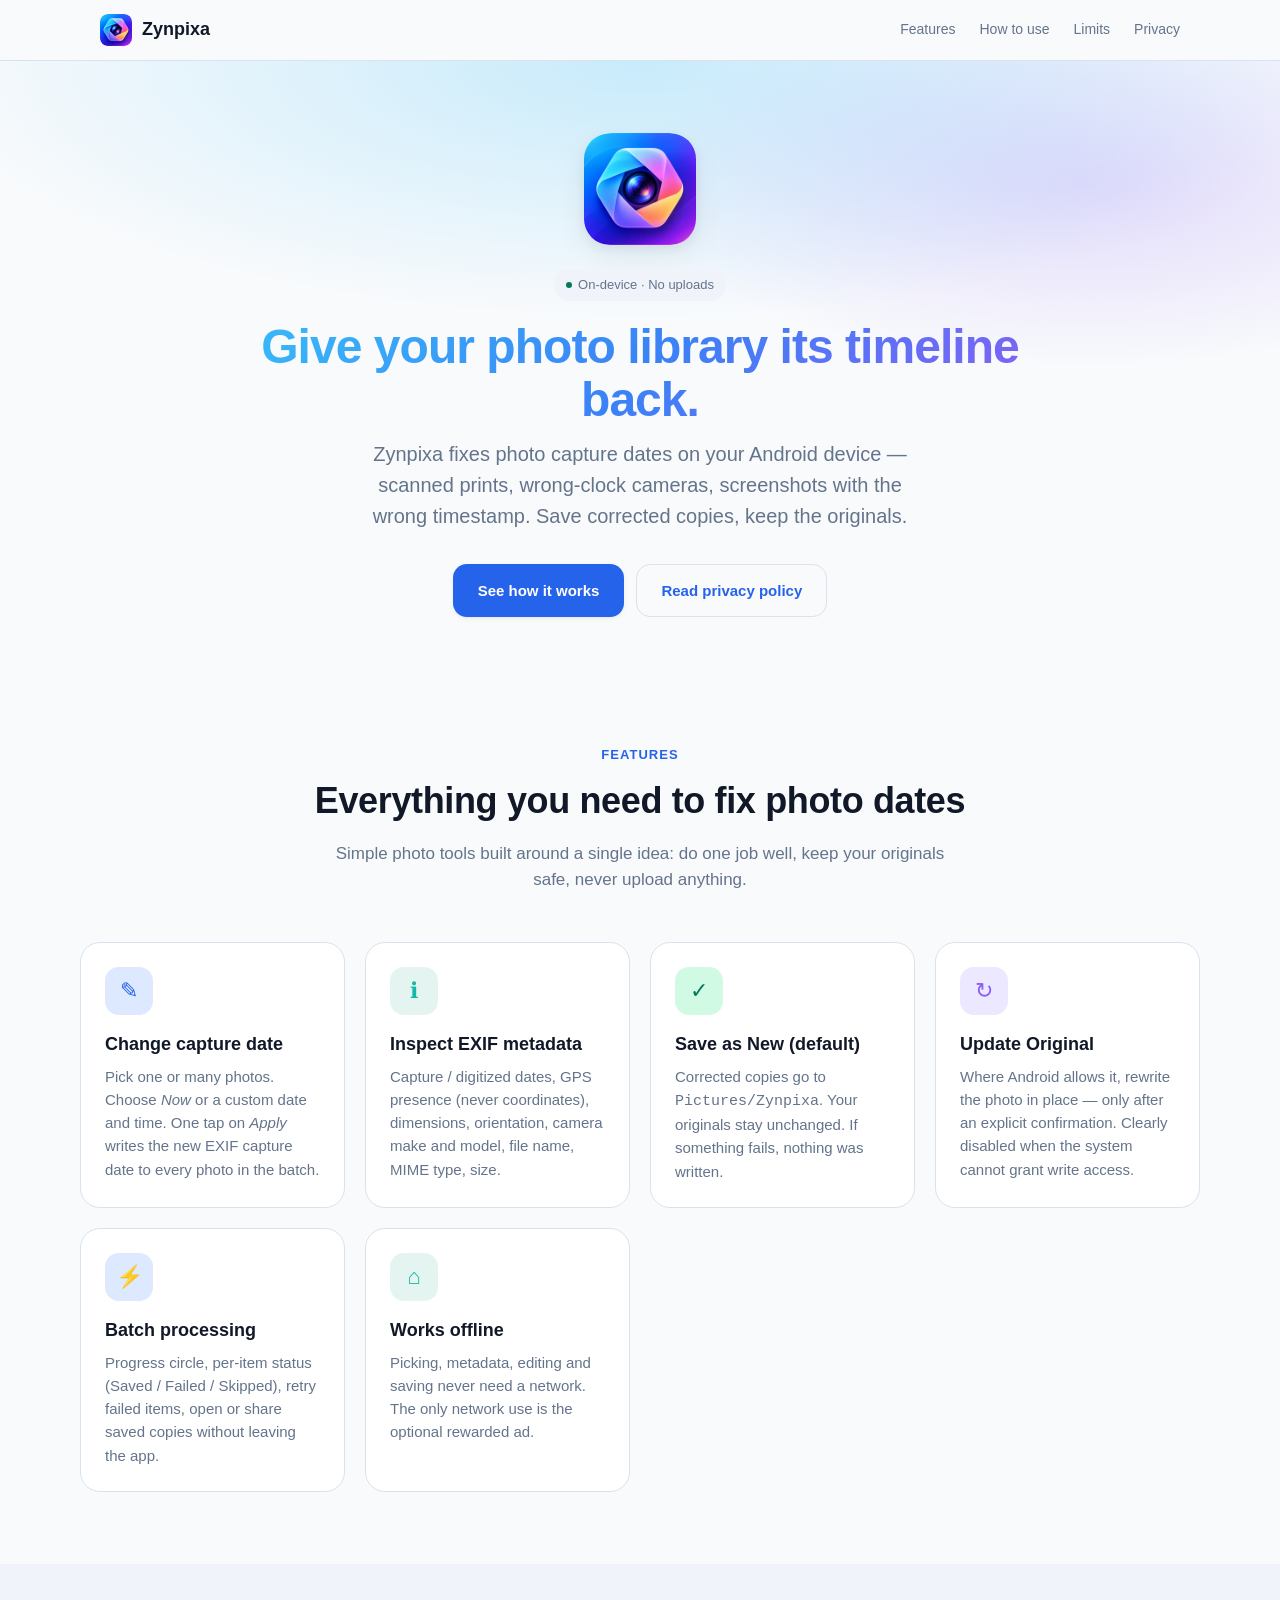
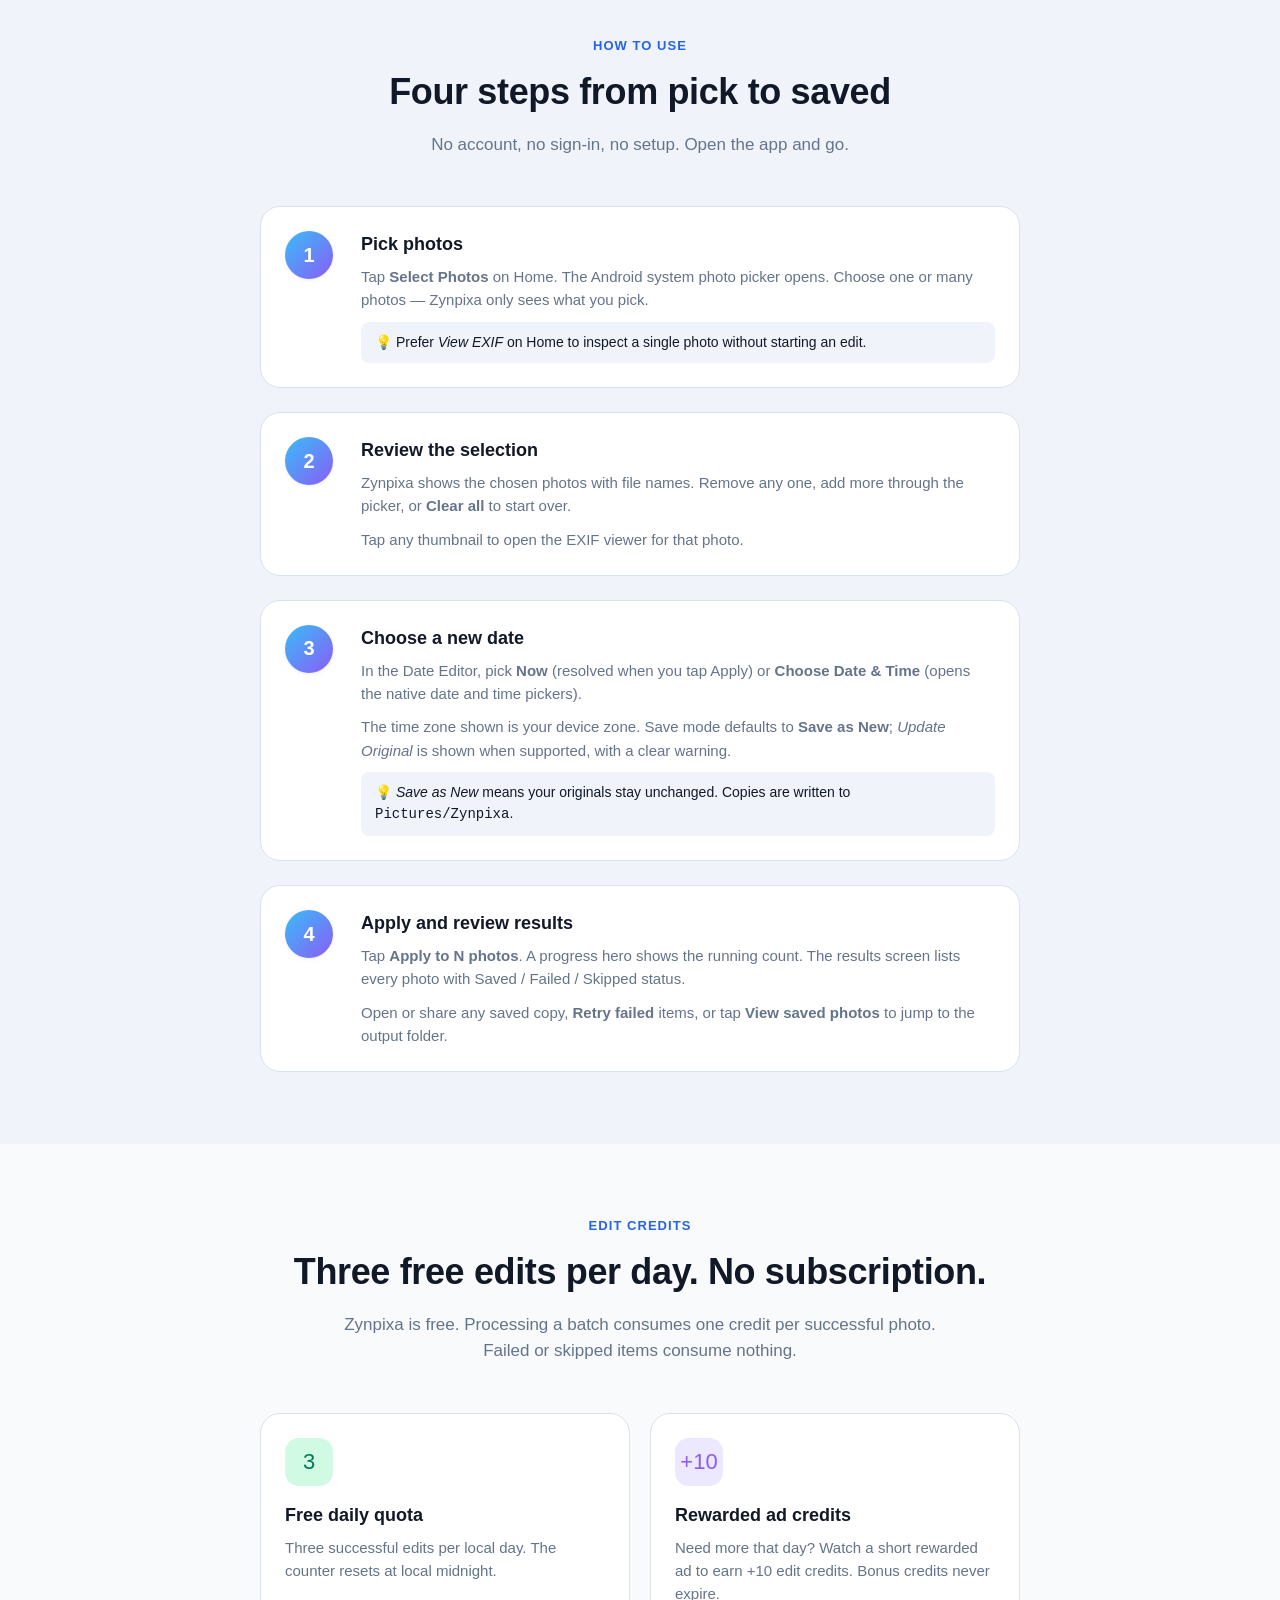
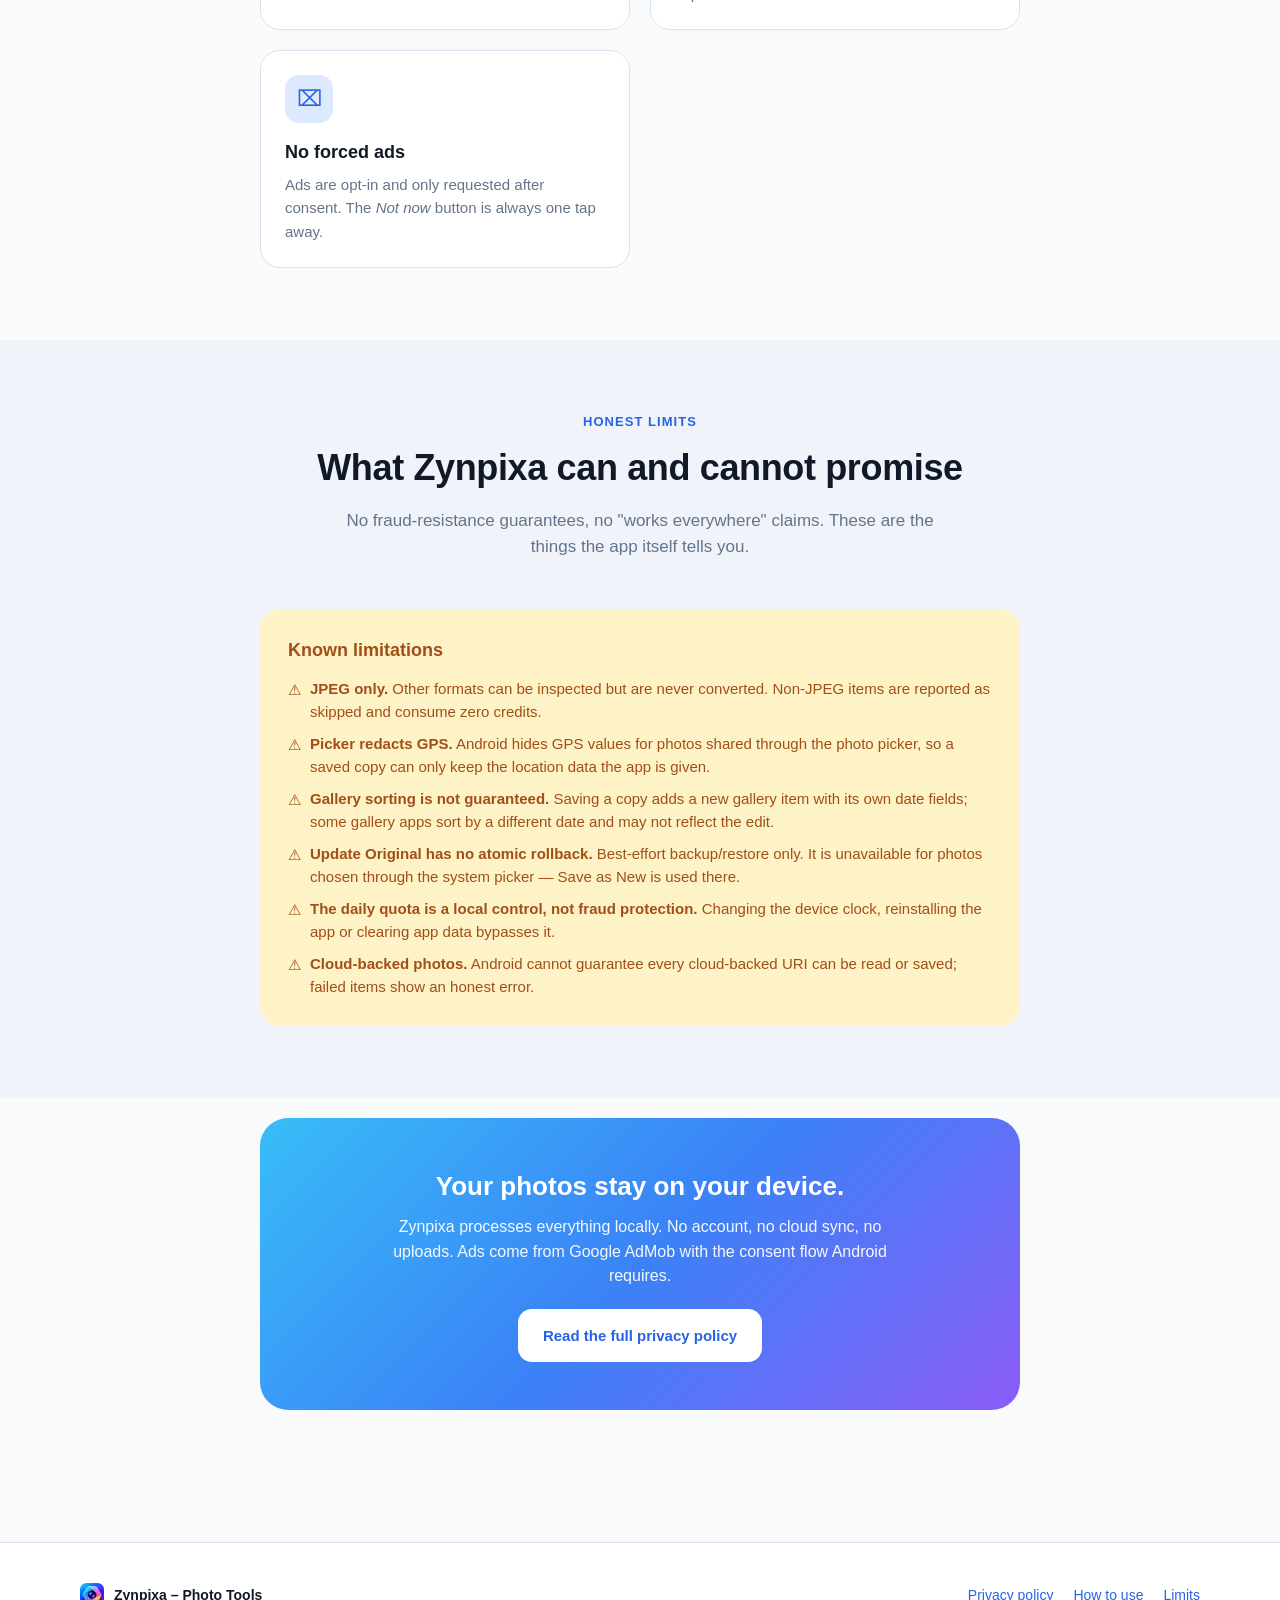
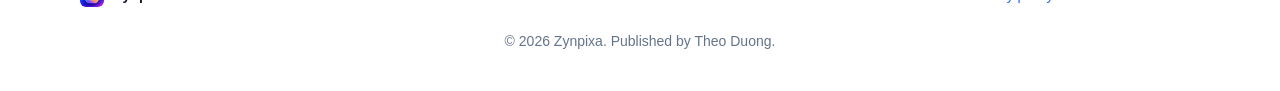
<file: index.html>
<!DOCTYPE html>
<html lang="en">
<head>
  <meta charset="UTF-8" />
  <meta name="viewport" content="width=device-width, initial-scale=1" />
  <meta name="description" content="Zynpixa fixes photo capture dates on-device. Change EXIF date and time, inspect metadata, save corrected copies. No uploads." />
  <meta name="theme-color" content="#2563EB" />
  <title>Zynpixa – Photo Date Editor</title>
  <link rel="icon" type="image/png" href="icon.png" />
  <link rel="stylesheet" href="styles.css" />
  <meta property="og:title" content="Zynpixa – Photo Date Editor" />
  <meta property="og:description" content="Fix photo capture dates on-device. No uploads, no account." />
  <meta property="og:image" content="feature.png" />
  <meta property="og:type" content="website" />
</head>
<body>

<nav class="nav" aria-label="Main navigation">
  <div class="nav-inner">
    <a href="#top" class="nav-brand">
      <img src="icon.png" alt="" />
      Zynpixa
    </a>
    <div class="nav-links">
      <a href="#features">Features</a>
      <a href="#how-to">How to use</a>
      <a href="#limits">Limits</a>
      <a href="privacy.html">Privacy</a>
    </div>
  </div>
</nav>

<header class="hero" id="top">
  <div class="hero-inner">
    <img src="icon.png" alt="Zynpixa app icon" class="hero-logo" />
    <span class="hero-badge"><span class="dot" aria-hidden="true"></span>On-device · No uploads</span>
    <h1>Give your photo library its timeline back.</h1>
    <p class="hero-tagline">Zynpixa fixes photo capture dates on your Android device — scanned prints, wrong-clock cameras, screenshots with the wrong timestamp. Save corrected copies, keep the originals.</p>
    <div class="hero-ctas">
      <a class="btn btn-primary" href="#how-to">See how it works</a>
      <a class="btn btn-outline" href="privacy.html">Read privacy policy</a>
    </div>
  </div>
</header>

<section id="features">
  <div class="section-wide">
    <div class="section-head">
      <div class="section-eyebrow">Features</div>
      <h2>Everything you need to fix photo dates</h2>
      <p>Simple photo tools built around a single idea: do one job well, keep your originals safe, never upload anything.</p>
    </div>
    <div class="feature-grid">
      <div class="feature-card">
        <div class="feature-icon primary">✎</div>
        <h3>Change capture date</h3>
        <p>Pick one or many photos. Choose <em>Now</em> or a custom date and time. One tap on <em>Apply</em> writes the new EXIF capture date to every photo in the batch.</p>
      </div>
      <div class="feature-card">
        <div class="feature-icon tertiary">ℹ</div>
        <h3>Inspect EXIF metadata</h3>
        <p>Capture / digitized dates, GPS presence (never coordinates), dimensions, orientation, camera make and model, file name, MIME type, size.</p>
      </div>
      <div class="feature-card">
        <div class="feature-icon success">✓</div>
        <h3>Save as New (default)</h3>
        <p>Corrected copies go to <code>Pictures/Zynpixa</code>. Your originals stay unchanged. If something fails, nothing was written.</p>
      </div>
      <div class="feature-card">
        <div class="feature-icon secondary">↻</div>
        <h3>Update Original</h3>
        <p>Where Android allows it, rewrite the photo in place — only after an explicit confirmation. Clearly disabled when the system cannot grant write access.</p>
      </div>
      <div class="feature-card">
        <div class="feature-icon primary">⚡</div>
        <h3>Batch processing</h3>
        <p>Progress circle, per-item status (Saved / Failed / Skipped), retry failed items, open or share saved copies without leaving the app.</p>
      </div>
      <div class="feature-card">
        <div class="feature-icon tertiary">⌂</div>
        <h3>Works offline</h3>
        <p>Picking, metadata, editing and saving never need a network. The only network use is the optional rewarded ad.</p>
      </div>
    </div>
  </div>
</section>

<section id="how-to" style="background: var(--surface-variant);">
  <div class="section-inner">
    <div class="section-head">
      <div class="section-eyebrow">How to use</div>
      <h2>Four steps from pick to saved</h2>
      <p>No account, no sign-in, no setup. Open the app and go.</p>
    </div>
    <div class="steps">
      <div class="step">
        <div class="step-number">1</div>
        <div>
          <h3>Pick photos</h3>
          <p>Tap <strong>Select Photos</strong> on Home. The Android system photo picker opens. Choose one or many photos — Zynpixa only sees what you pick.</p>
          <div class="tip">💡 Prefer <em>View EXIF</em> on Home to inspect a single photo without starting an edit.</div>
        </div>
      </div>
      <div class="step">
        <div class="step-number">2</div>
        <div>
          <h3>Review the selection</h3>
          <p>Zynpixa shows the chosen photos with file names. Remove any one, add more through the picker, or <strong>Clear all</strong> to start over.</p>
          <p>Tap any thumbnail to open the EXIF viewer for that photo.</p>
        </div>
      </div>
      <div class="step">
        <div class="step-number">3</div>
        <div>
          <h3>Choose a new date</h3>
          <p>In the Date Editor, pick <strong>Now</strong> (resolved when you tap Apply) or <strong>Choose Date &amp; Time</strong> (opens the native date and time pickers).</p>
          <p>The time zone shown is your device zone. Save mode defaults to <strong>Save as New</strong>; <em>Update Original</em> is shown when supported, with a clear warning.</p>
          <div class="tip">💡 <em>Save as New</em> means your originals stay unchanged. Copies are written to <code>Pictures/Zynpixa</code>.</div>
        </div>
      </div>
      <div class="step">
        <div class="step-number">4</div>
        <div>
          <h3>Apply and review results</h3>
          <p>Tap <strong>Apply to N photos</strong>. A progress hero shows the running count. The results screen lists every photo with Saved / Failed / Skipped status.</p>
          <p>Open or share any saved copy, <strong>Retry failed</strong> items, or tap <strong>View saved photos</strong> to jump to the output folder.</p>
        </div>
      </div>
    </div>
  </div>
</section>

<section id="credits">
  <div class="section-inner">
    <div class="section-head">
      <div class="section-eyebrow">Edit credits</div>
      <h2>Three free edits per day. No subscription.</h2>
      <p>Zynpixa is free. Processing a batch consumes one credit per successful photo. Failed or skipped items consume nothing.</p>
    </div>
    <div class="feature-grid">
      <div class="feature-card">
        <div class="feature-icon success">3</div>
        <h3>Free daily quota</h3>
        <p>Three successful edits per local day. The counter resets at local midnight.</p>
      </div>
      <div class="feature-card">
        <div class="feature-icon secondary">+10</div>
        <h3>Rewarded ad credits</h3>
        <p>Need more that day? Watch a short rewarded ad to earn +10 edit credits. Bonus credits never expire.</p>
      </div>
      <div class="feature-card">
        <div class="feature-icon primary">⌧</div>
        <h3>No forced ads</h3>
        <p>Ads are opt-in and only requested after consent. The <em>Not now</em> button is always one tap away.</p>
      </div>
    </div>
  </div>
</section>

<section id="limits" style="background: var(--surface-variant);">
  <div class="section-inner">
    <div class="section-head">
      <div class="section-eyebrow">Honest limits</div>
      <h2>What Zynpixa can and cannot promise</h2>
      <p>No fraud-resistance guarantees, no "works everywhere" claims. These are the things the app itself tells you.</p>
    </div>
    <div class="limits">
      <h3>Known limitations</h3>
      <ul>
        <li><strong>JPEG only.</strong> Other formats can be inspected but are never converted. Non-JPEG items are reported as skipped and consume zero credits.</li>
        <li><strong>Picker redacts GPS.</strong> Android hides GPS values for photos shared through the photo picker, so a saved copy can only keep the location data the app is given.</li>
        <li><strong>Gallery sorting is not guaranteed.</strong> Saving a copy adds a new gallery item with its own date fields; some gallery apps sort by a different date and may not reflect the edit.</li>
        <li><strong>Update Original has no atomic rollback.</strong> Best-effort backup/restore only. It is unavailable for photos chosen through the system picker — Save as New is used there.</li>
        <li><strong>The daily quota is a local control, not fraud protection.</strong> Changing the device clock, reinstalling the app or clearing app data bypasses it.</li>
        <li><strong>Cloud-backed photos.</strong> Android cannot guarantee every cloud-backed URI can be read or saved; failed items show an honest error.</li>
      </ul>
    </div>
  </div>
</section>

<section style="padding-top: 20px;">
  <div class="section-inner">
    <div class="highlight-strip">
      <h2>Your photos stay on your device.</h2>
      <p>Zynpixa processes everything locally. No account, no cloud sync, no uploads. Ads come from Google AdMob with the consent flow Android requires.</p>
      <a class="btn" href="privacy.html">Read the full privacy policy</a>
    </div>
  </div>
</section>

<footer class="footer">
  <div class="footer-inner">
    <div class="footer-brand">
      <img src="icon.png" alt="" />
      Zynpixa – Photo Tools
    </div>
    <nav class="footer-links" aria-label="Footer navigation">
      <a href="privacy.html">Privacy policy</a>
      <a href="#how-to">How to use</a>
      <a href="#limits">Limits</a>
    </nav>
  </div>
  <div style="max-width: var(--max-width); margin: 24px auto 0; text-align: center;">
    © <span id="year">2026</span> Zynpixa. Published by Theo Duong.
  </div>
  <script>document.getElementById('year').textContent = new Date().getFullYear();</script>
</footer>

</body>
</html>
</file>
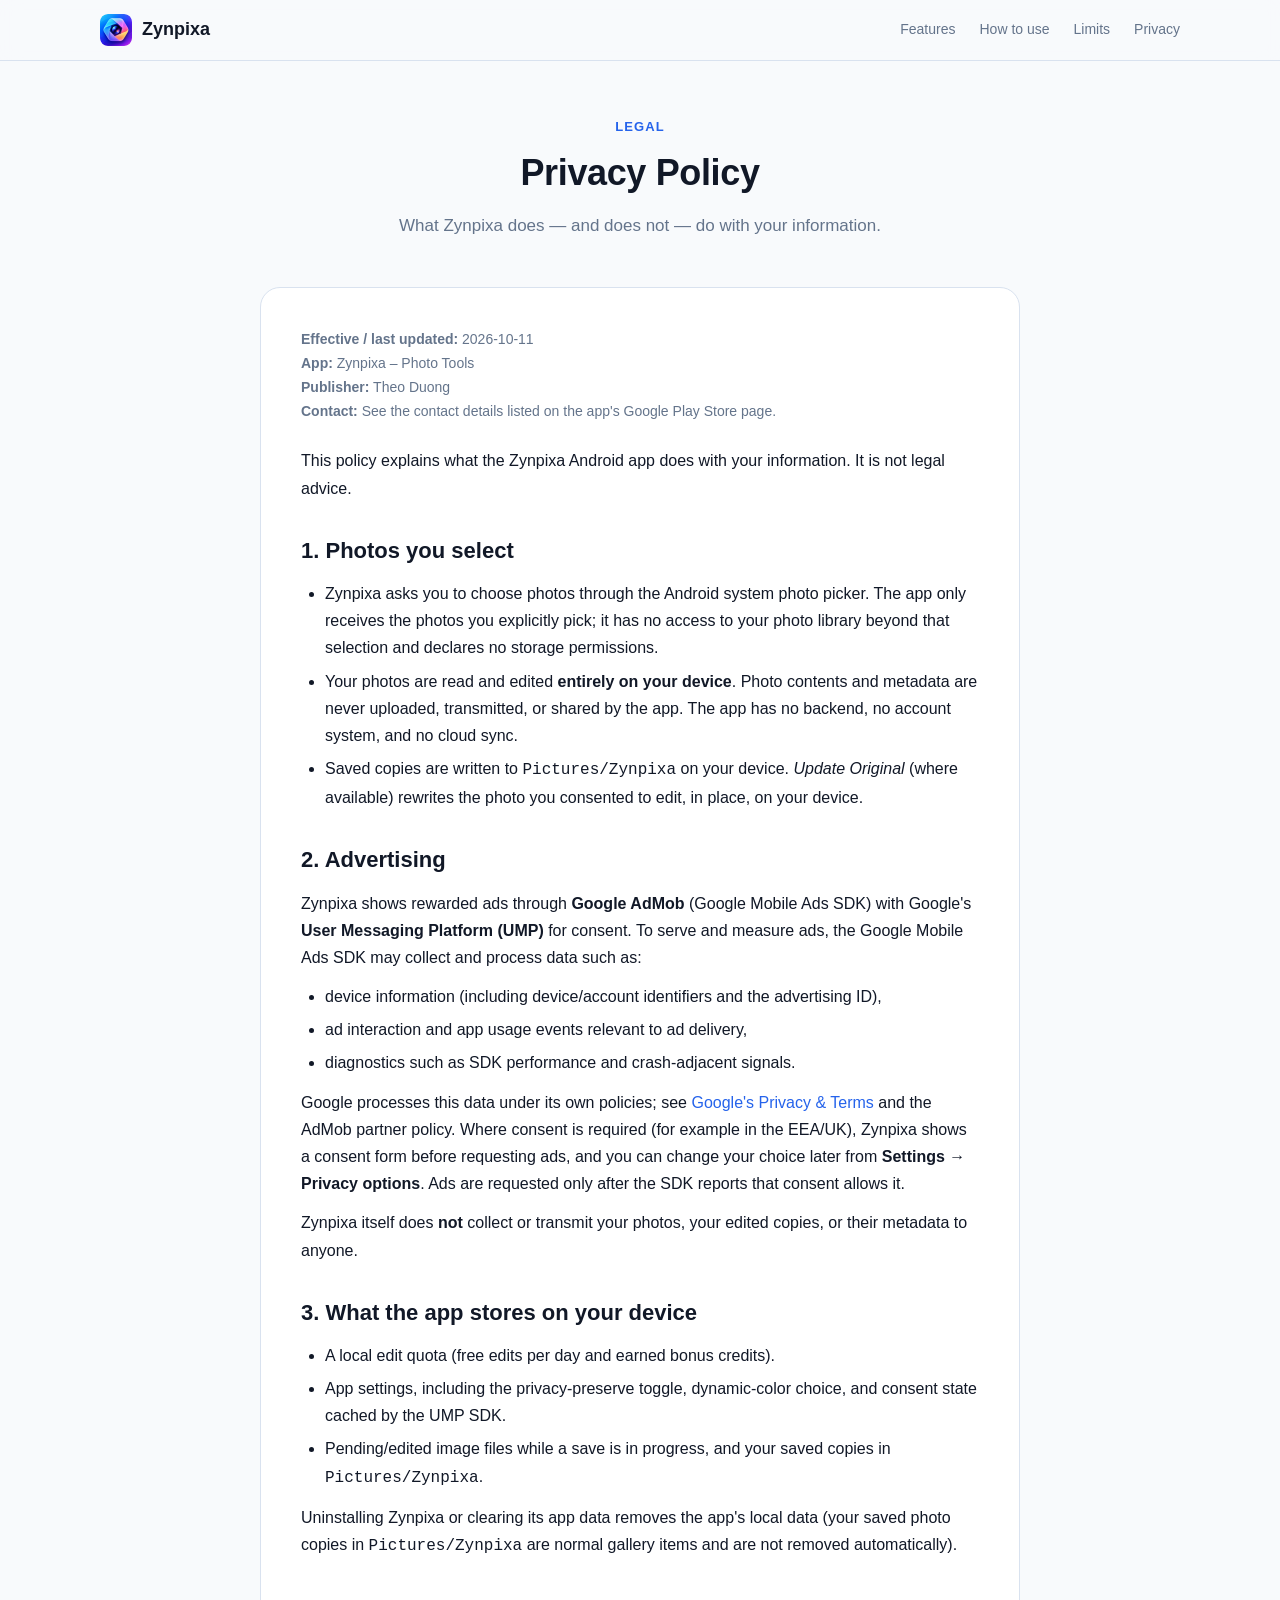
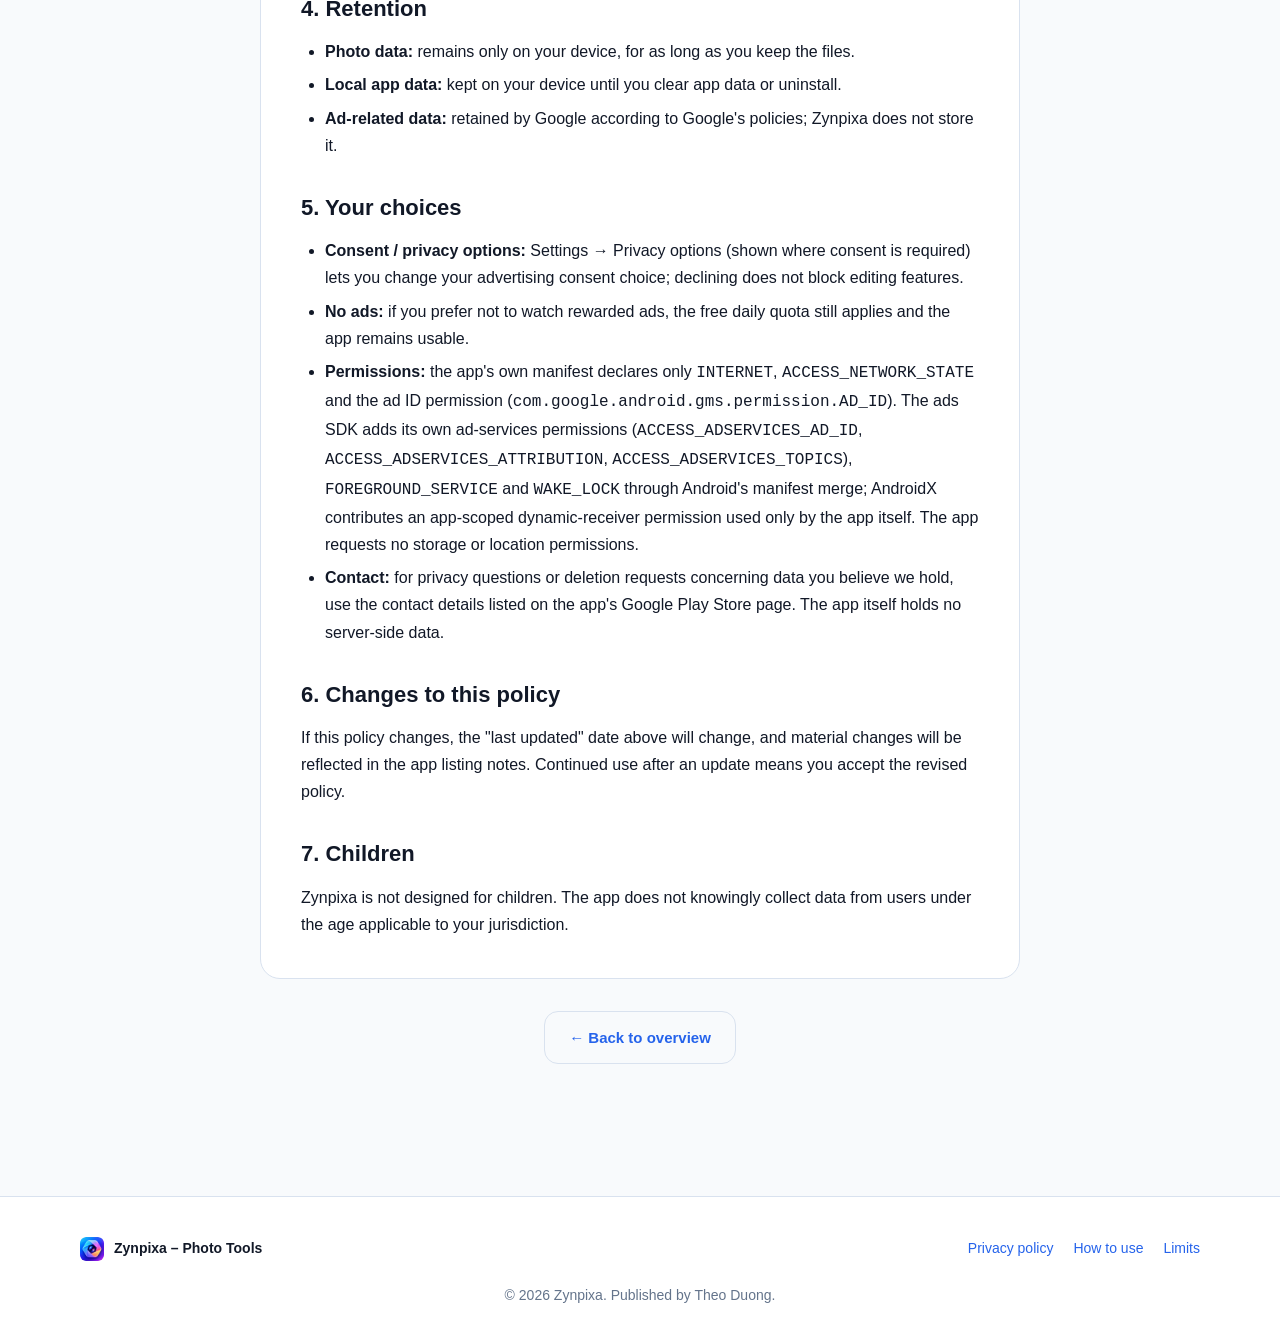
<file: privacy.html>
<!DOCTYPE html>
<html lang="en">
<head>
  <meta charset="UTF-8" />
  <meta name="viewport" content="width=device-width, initial-scale=1" />
  <meta name="description" content="Zynpixa privacy policy: on-device photo processing, no uploads, ad SDK data practices." />
  <meta name="theme-color" content="#2563EB" />
  <title>Privacy Policy — Zynpixa</title>
  <link rel="icon" type="image/png" href="icon.png" />
  <link rel="stylesheet" href="styles.css" />
</head>
<body>

<nav class="nav" aria-label="Main navigation">
  <div class="nav-inner">
    <a href="index.html" class="nav-brand">
      <img src="icon.png" alt="" />
      Zynpixa
    </a>
    <div class="nav-links">
      <a href="index.html#features">Features</a>
      <a href="index.html#how-to">How to use</a>
      <a href="index.html#limits">Limits</a>
      <a href="privacy.html">Privacy</a>
    </div>
  </div>
</nav>

<section style="padding-top: 56px;">
  <div class="section-inner">
    <div class="section-head">
      <div class="section-eyebrow">Legal</div>
      <h2>Privacy Policy</h2>
      <p>What Zynpixa does — and does not — do with your information.</p>
    </div>

    <article class="doc">
      <p class="meta"><strong>Effective / last updated:</strong> 2026-10-11<br>
      <strong>App:</strong> Zynpixa – Photo Tools<br>
      <strong>Publisher:</strong> Theo Duong<br>
      <strong>Contact:</strong> See the contact details listed on the app's Google Play Store page.</p>

      <p>This policy explains what the Zynpixa Android app does with your information. It is not legal advice.</p>

      <h2>1. Photos you select</h2>
      <ul>
        <li>Zynpixa asks you to choose photos through the Android system photo picker. The app only receives the photos you explicitly pick; it has no access to your photo library beyond that selection and declares no storage permissions.</li>
        <li>Your photos are read and edited <strong>entirely on your device</strong>. Photo contents and metadata are never uploaded, transmitted, or shared by the app. The app has no backend, no account system, and no cloud sync.</li>
        <li>Saved copies are written to <code>Pictures/Zynpixa</code> on your device. <em>Update Original</em> (where available) rewrites the photo you consented to edit, in place, on your device.</li>
      </ul>

      <h2>2. Advertising</h2>
      <p>Zynpixa shows rewarded ads through <strong>Google AdMob</strong> (Google Mobile Ads SDK) with Google's <strong>User Messaging Platform (UMP)</strong> for consent. To serve and measure ads, the Google Mobile Ads SDK may collect and process data such as:</p>
      <ul>
        <li>device information (including device/account identifiers and the advertising ID),</li>
        <li>ad interaction and app usage events relevant to ad delivery,</li>
        <li>diagnostics such as SDK performance and crash-adjacent signals.</li>
      </ul>
      <p>Google processes this data under its own policies; see <a href="https://policies.google.com/" rel="noopener">Google's Privacy &amp; Terms</a> and the AdMob partner policy. Where consent is required (for example in the EEA/UK), Zynpixa shows a consent form before requesting ads, and you can change your choice later from <strong>Settings → Privacy options</strong>. Ads are requested only after the SDK reports that consent allows it.</p>
      <p>Zynpixa itself does <strong>not</strong> collect or transmit your photos, your edited copies, or their metadata to anyone.</p>

      <h2>3. What the app stores on your device</h2>
      <ul>
        <li>A local edit quota (free edits per day and earned bonus credits).</li>
        <li>App settings, including the privacy-preserve toggle, dynamic-color choice, and consent state cached by the UMP SDK.</li>
        <li>Pending/edited image files while a save is in progress, and your saved copies in <code>Pictures/Zynpixa</code>.</li>
      </ul>
      <p>Uninstalling Zynpixa or clearing its app data removes the app's local data (your saved photo copies in <code>Pictures/Zynpixa</code> are normal gallery items and are not removed automatically).</p>

      <h2>4. Retention</h2>
      <ul>
        <li><strong>Photo data:</strong> remains only on your device, for as long as you keep the files.</li>
        <li><strong>Local app data:</strong> kept on your device until you clear app data or uninstall.</li>
        <li><strong>Ad-related data:</strong> retained by Google according to Google's policies; Zynpixa does not store it.</li>
      </ul>

      <h2>5. Your choices</h2>
      <ul>
        <li><strong>Consent / privacy options:</strong> Settings → Privacy options (shown where consent is required) lets you change your advertising consent choice; declining does not block editing features.</li>
        <li><strong>No ads:</strong> if you prefer not to watch rewarded ads, the free daily quota still applies and the app remains usable.</li>
        <li><strong>Permissions:</strong> the app's own manifest declares only <code>INTERNET</code>, <code>ACCESS_NETWORK_STATE</code> and the ad ID permission (<code>com.google.android.gms.permission.AD_ID</code>). The ads SDK adds its own ad-services permissions (<code>ACCESS_ADSERVICES_AD_ID</code>, <code>ACCESS_ADSERVICES_ATTRIBUTION</code>, <code>ACCESS_ADSERVICES_TOPICS</code>), <code>FOREGROUND_SERVICE</code> and <code>WAKE_LOCK</code> through Android's manifest merge; AndroidX contributes an app-scoped dynamic-receiver permission used only by the app itself. The app requests no storage or location permissions.</li>
        <li><strong>Contact:</strong> for privacy questions or deletion requests concerning data you believe we hold, use the contact details listed on the app's Google Play Store page. The app itself holds no server-side data.</li>
      </ul>

      <h2>6. Changes to this policy</h2>
      <p>If this policy changes, the "last updated" date above will change, and material changes will be reflected in the app listing notes. Continued use after an update means you accept the revised policy.</p>

      <h2>7. Children</h2>
      <p>Zynpixa is not designed for children. The app does not knowingly collect data from users under the age applicable to your jurisdiction.</p>
    </article>

    <p style="margin-top: 32px; text-align: center;">
      <a class="btn btn-outline" href="index.html">← Back to overview</a>
    </p>
  </div>
</section>

<footer class="footer">
  <div class="footer-inner">
    <div class="footer-brand">
      <img src="icon.png" alt="" />
      Zynpixa – Photo Tools
    </div>
    <nav class="footer-links" aria-label="Footer navigation">
      <a href="privacy.html">Privacy policy</a>
      <a href="index.html#how-to">How to use</a>
      <a href="index.html#limits">Limits</a>
    </nav>
  </div>
  <div style="max-width: var(--max-width); margin: 24px auto 0; text-align: center;">
    © <span id="year">2026</span> Zynpixa. Published by Theo Duong.
  </div>
  <script>document.getElementById('year').textContent = new Date().getFullYear();</script>
</footer>

</body>
</html>
</file>
<file: styles.css>
/* Zynpixa landing — vanilla CSS, matches app design tokens (DESIGN_SYSTEM.md §2) */

:root {
  --primary: #2563EB;
  --primary-pressed: #1E40AF;
  --secondary: #8B5CF6;
  --tertiary: #14B8A6;
  --accent-a: #38BDF8;
  --accent-b: #3B82F6;
  --accent-c: #8B5CF6;
  --bg: #F8FAFC;
  --surface: #FFFFFF;
  --surface-variant: #F0F4FA;
  --on-background: #111827;
  --on-surface-variant: #64748B;
  --outline: #D9E2EF;
  --success: #047857;
  --success-bg: #D1FAE5;
  --warning: #B45309;
  --warning-bg: #FEF3C7;
  --error: #DC3545;
  --radius-sm: 8px;
  --radius-md: 14px;
  --radius-lg: 20px;
  --radius-xl: 28px;
  --shadow-sm: 0 1px 2px rgba(17, 24, 39, 0.04), 0 2px 6px rgba(17, 24, 39, 0.04);
  --shadow-md: 0 4px 12px rgba(17, 24, 39, 0.06), 0 12px 32px rgba(17, 24, 39, 0.06);
  --max-width: 1120px;
  --content-width: 760px;
}

@media (prefers-color-scheme: dark) {
  :root {
    --primary: #85B6FF;
    --primary-pressed: #669EFA;
    --secondary: #B59AFF;
    --tertiary: #5EDBCB;
    --bg: #0E1423;
    --surface: #182234;
    --surface-variant: #243147;
    --on-background: #F3F6FF;
    --on-surface-variant: #A7B5CC;
    --outline: #43516A;
    --success: #4DD5A4;
    --success-bg: #0E3A2E;
    --warning: #FFC46A;
    --warning-bg: #4A3410;
    --shadow-sm: 0 1px 2px rgba(0, 0, 0, 0.3);
    --shadow-md: 0 8px 24px rgba(0, 0, 0, 0.35);
  }
}

* { box-sizing: border-box; margin: 0; padding: 0; }

html {
  scroll-behavior: smooth;
  scroll-padding-top: 72px;
}

body {
  font-family: -apple-system, BlinkMacSystemFont, "Segoe UI", Roboto, "Helvetica Neue", Arial, sans-serif;
  color: var(--on-background);
  background: var(--bg);
  line-height: 1.55;
  font-size: 16px;
  -webkit-font-smoothing: antialiased;
  text-rendering: optimizeLegibility;
}

img { max-width: 100%; display: block; }

a { color: var(--primary); text-decoration: none; }
a:hover { text-decoration: underline; }

/* ---------- Navigation ---------- */
.nav {
  position: sticky;
  top: 0;
  z-index: 10;
  background: color-mix(in oklab, var(--bg) 85%, transparent);
  backdrop-filter: saturate(180%) blur(10px);
  -webkit-backdrop-filter: saturate(180%) blur(10px);
  border-bottom: 1px solid var(--outline);
}
.nav-inner {
  max-width: var(--max-width);
  margin: 0 auto;
  padding: 14px 20px;
  display: flex;
  align-items: center;
  gap: 20px;
}
.nav-brand {
  display: flex;
  align-items: center;
  gap: 10px;
  font-weight: 700;
  font-size: 18px;
  color: var(--on-background);
}
.nav-brand img { width: 32px; height: 32px; border-radius: 8px; }
.nav-links {
  margin-left: auto;
  display: flex;
  gap: 24px;
  font-size: 14px;
  font-weight: 500;
}
.nav-links a { color: var(--on-surface-variant); }
.nav-links a:hover { color: var(--primary); text-decoration: none; }

@media (max-width: 640px) {
  .nav-links { gap: 16px; font-size: 13px; }
  .nav-links a:nth-child(1n+4) { display: none; }
}

/* ---------- Hero ---------- */
.hero {
  position: relative;
  overflow: hidden;
  padding: 72px 20px 56px;
  text-align: center;
}
.hero::before {
  content: "";
  position: absolute;
  inset: 0;
  background: radial-gradient(80% 60% at 50% 0%, color-mix(in oklab, var(--accent-a) 25%, transparent), transparent 70%),
              radial-gradient(60% 50% at 85% 20%, color-mix(in oklab, var(--accent-c) 20%, transparent), transparent 60%);
  pointer-events: none;
  z-index: 0;
}
.hero-inner { position: relative; z-index: 1; max-width: 820px; margin: 0 auto; }
.hero-logo {
  width: 112px; height: 112px;
  border-radius: 26px;
  box-shadow: var(--shadow-md);
  margin: 0 auto 24px;
}
.hero h1 {
  font-size: clamp(32px, 5vw, 48px);
  line-height: 1.1;
  letter-spacing: -0.02em;
  font-weight: 800;
  background: linear-gradient(135deg, var(--accent-a), var(--accent-b), var(--accent-c));
  -webkit-background-clip: text;
  background-clip: text;
  color: transparent;
}
.hero-tagline {
  margin-top: 12px;
  font-size: clamp(16px, 2vw, 20px);
  color: var(--on-surface-variant);
  max-width: 580px;
  margin-left: auto;
  margin-right: auto;
}
.hero-ctas {
  margin-top: 32px;
  display: flex;
  gap: 12px;
  justify-content: center;
  flex-wrap: wrap;
}

.btn {
  display: inline-flex;
  align-items: center;
  gap: 8px;
  padding: 14px 24px;
  border-radius: var(--radius-md);
  font-weight: 600;
  font-size: 15px;
  border: 1px solid transparent;
  cursor: pointer;
  transition: transform 0.1s, box-shadow 0.15s, background 0.15s;
}
.btn-primary {
  background: var(--primary);
  color: #ffffff;
  box-shadow: var(--shadow-sm);
}
.btn-primary:hover { background: var(--primary-pressed); text-decoration: none; transform: translateY(-1px); box-shadow: var(--shadow-md); }
.btn-outline {
  background: transparent;
  color: var(--primary);
  border-color: var(--outline);
}
.btn-outline:hover { background: var(--surface-variant); text-decoration: none; }

.hero-badge {
  display: inline-flex;
  align-items: center;
  gap: 6px;
  padding: 6px 12px;
  border-radius: 999px;
  background: var(--surface-variant);
  color: var(--on-surface-variant);
  font-size: 13px;
  font-weight: 500;
  margin-bottom: 20px;
}
.hero-badge .dot {
  width: 6px; height: 6px; border-radius: 50%;
  background: var(--success);
}

/* ---------- Sections ---------- */
section { padding: 72px 20px; }

.section-inner {
  max-width: var(--content-width);
  margin: 0 auto;
}
.section-wide {
  max-width: var(--max-width);
  margin: 0 auto;
}
.section-head { text-align: center; margin-bottom: 48px; }
.section-eyebrow {
  color: var(--primary);
  font-size: 13px;
  font-weight: 700;
  letter-spacing: 0.08em;
  text-transform: uppercase;
}
.section-head h2 {
  margin-top: 8px;
  font-size: clamp(26px, 4vw, 36px);
  letter-spacing: -0.01em;
  font-weight: 700;
}
.section-head p {
  margin-top: 12px;
  color: var(--on-surface-variant);
  font-size: 17px;
  max-width: 620px;
  margin-left: auto;
  margin-right: auto;
}

/* ---------- Feature cards ---------- */
.feature-grid {
  display: grid;
  grid-template-columns: repeat(auto-fit, minmax(260px, 1fr));
  gap: 20px;
}
.feature-card {
  background: var(--surface);
  border: 1px solid var(--outline);
  border-radius: var(--radius-lg);
  padding: 24px;
  transition: transform 0.15s, box-shadow 0.15s;
}
.feature-card:hover { transform: translateY(-2px); box-shadow: var(--shadow-md); }
.feature-icon {
  width: 48px; height: 48px;
  border-radius: 14px;
  display: inline-flex;
  align-items: center;
  justify-content: center;
  margin-bottom: 16px;
  font-size: 22px;
}
.feature-icon.primary { background: color-mix(in oklab, var(--primary) 15%, var(--surface)); color: var(--primary); }
.feature-icon.tertiary { background: color-mix(in oklab, var(--tertiary) 15%, var(--surface)); color: var(--tertiary); }
.feature-icon.secondary { background: color-mix(in oklab, var(--secondary) 15%, var(--surface)); color: var(--secondary); }
.feature-icon.success { background: var(--success-bg); color: var(--success); }
.feature-card h3 {
  font-size: 18px;
  font-weight: 700;
  margin-bottom: 6px;
}
.feature-card p {
  color: var(--on-surface-variant);
  font-size: 15px;
}

/* ---------- How-to steps ---------- */
.steps {
  display: flex;
  flex-direction: column;
  gap: 24px;
  counter-reset: step;
}
.step {
  display: grid;
  grid-template-columns: 56px 1fr;
  gap: 20px;
  align-items: start;
  padding: 24px;
  background: var(--surface);
  border: 1px solid var(--outline);
  border-radius: var(--radius-lg);
}
.step-number {
  width: 48px; height: 48px;
  border-radius: 50%;
  background: linear-gradient(135deg, var(--accent-a), var(--accent-c));
  color: #ffffff;
  font-weight: 700;
  font-size: 20px;
  display: flex;
  align-items: center;
  justify-content: center;
  box-shadow: var(--shadow-sm);
}
.step h3 {
  font-size: 18px;
  font-weight: 700;
  margin-bottom: 6px;
}
.step p { color: var(--on-surface-variant); font-size: 15px; }
.step p + p { margin-top: 10px; }
.step .tip {
  margin-top: 10px;
  padding: 10px 14px;
  background: var(--surface-variant);
  border-radius: var(--radius-sm);
  font-size: 14px;
  color: var(--on-background);
}

/* ---------- Honest-limits list ---------- */
.limits {
  background: var(--warning-bg);
  color: color-mix(in oklab, var(--warning) 90%, var(--on-background));
  border-radius: var(--radius-lg);
  padding: 28px;
}
.limits h3 {
  font-size: 18px;
  font-weight: 700;
  margin-bottom: 14px;
}
.limits ul { list-style: none; display: grid; gap: 10px; }
.limits li {
  padding-left: 22px;
  position: relative;
  font-size: 15px;
  line-height: 1.5;
}
.limits li::before {
  content: "⚠";
  position: absolute;
  left: 0;
  top: 1px;
}

/* ---------- Privacy policy / plain text sections ---------- */
.doc {
  background: var(--surface);
  border: 1px solid var(--outline);
  border-radius: var(--radius-lg);
  padding: 40px;
}
.doc h2 {
  font-size: 22px;
  margin-top: 32px;
  margin-bottom: 12px;
}
.doc h2:first-child { margin-top: 0; }
.doc p, .doc li { font-size: 16px; line-height: 1.7; color: var(--on-background); }
.doc p + p { margin-top: 12px; }
.doc ul, .doc ol { margin: 12px 0 12px 24px; }
.doc li + li { margin-top: 6px; }
.doc .meta {
  color: var(--on-surface-variant);
  font-size: 14px;
  margin-bottom: 24px;
}

@media (max-width: 640px) {
  .doc { padding: 24px; }
}

/* ---------- Footer ---------- */
.footer {
  margin-top: 60px;
  padding: 40px 20px;
  background: var(--surface);
  border-top: 1px solid var(--outline);
  color: var(--on-surface-variant);
  font-size: 14px;
}
.footer-inner {
  max-width: var(--max-width);
  margin: 0 auto;
  display: flex;
  gap: 24px;
  flex-wrap: wrap;
  justify-content: space-between;
  align-items: center;
}
.footer-links { display: flex; gap: 20px; flex-wrap: wrap; }
.footer-brand { display: flex; align-items: center; gap: 10px; font-weight: 600; color: var(--on-background); }
.footer-brand img { width: 24px; height: 24px; border-radius: 6px; }

/* ---------- Utility ---------- */
.highlight-strip {
  background: linear-gradient(135deg, var(--accent-a), var(--accent-b), var(--accent-c));
  color: #ffffff;
  padding: 48px 20px;
  text-align: center;
  border-radius: var(--radius-xl);
  margin-top: 0;
}
.highlight-strip h2 { font-size: 26px; font-weight: 700; margin-bottom: 8px; }
.highlight-strip p { opacity: 0.95; max-width: 540px; margin: 0 auto; }
.highlight-strip .btn {
  margin-top: 20px;
  background: #ffffff;
  color: var(--primary);
  border-color: transparent;
}
.highlight-strip .btn:hover { background: #F1F5F9; }
</file>
